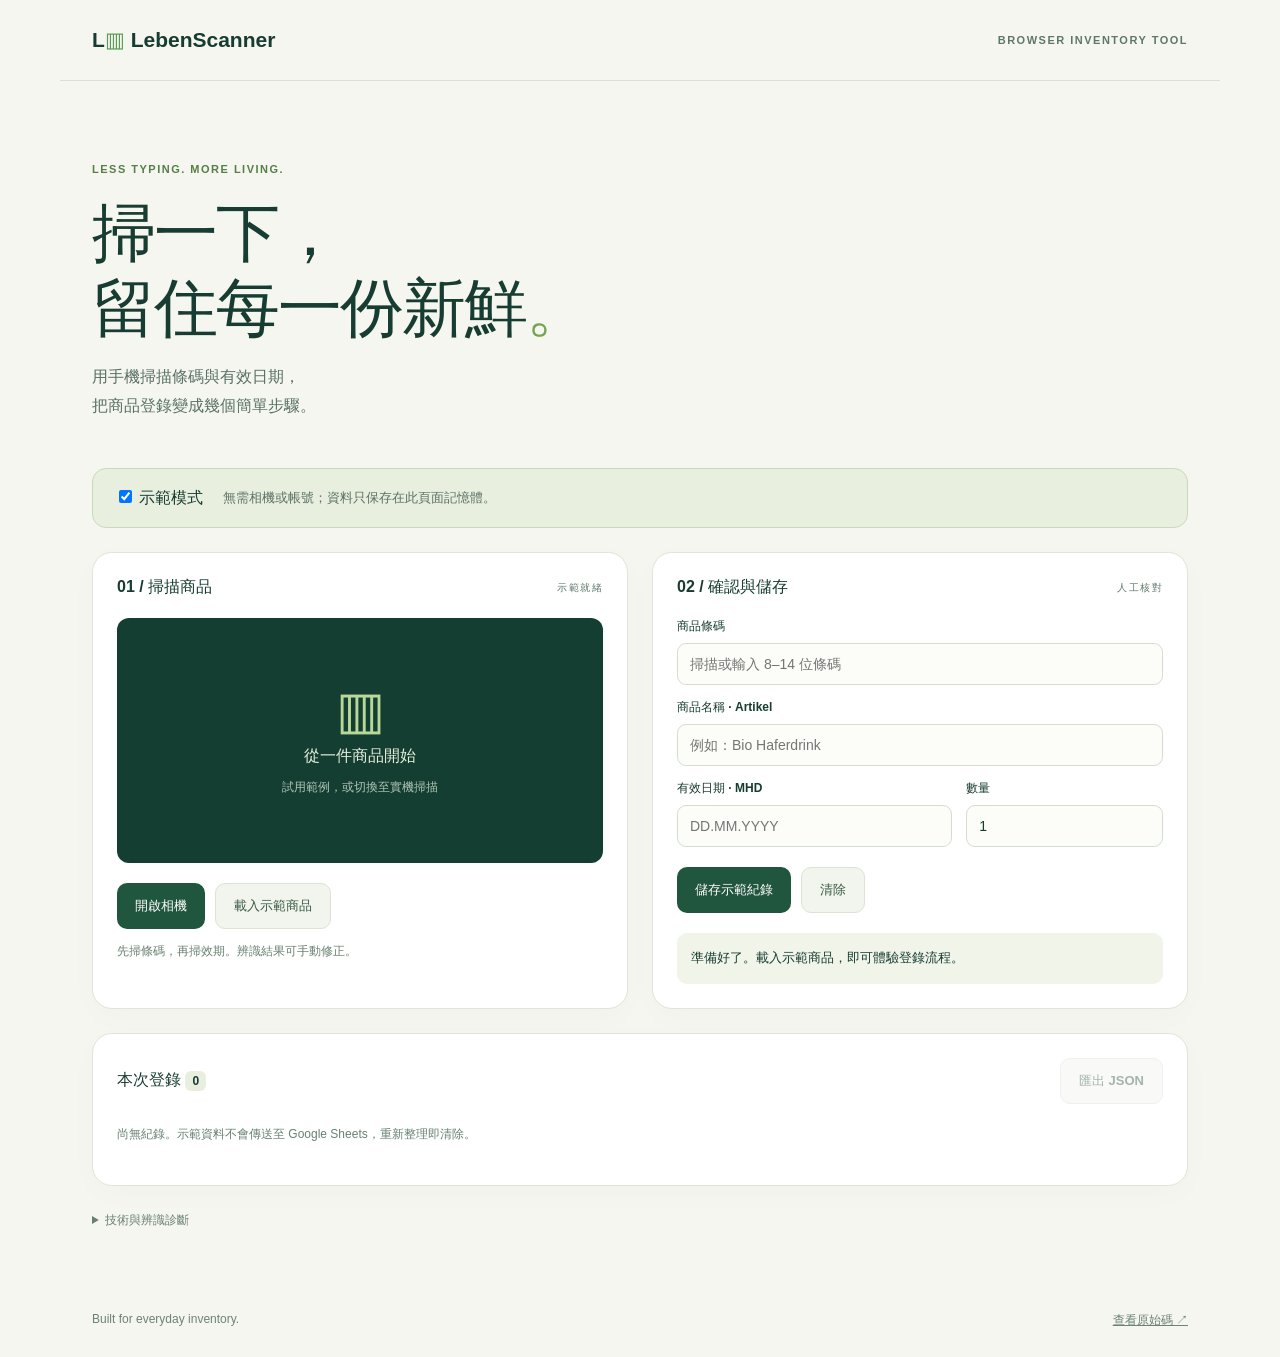
<file: index.html>
<!doctype html>
<html lang="zh-Hant">
  <head>
    <meta charset="utf-8" />
    <meta name="viewport" content="width=device-width,initial-scale=1" />
    <meta
      name="description"
      content="手機掃描商品條碼與效期，將日常庫存登錄變得簡單。"
    />
    <title>LebenScanner · 商品效期助手</title>
    <link rel="stylesheet" href="style.css" />
  </head>
  <body>
    <header>
      <a class="brand" href="./">L<span>▥</span> LebenScanner</a
      ><span class="tag">BROWSER INVENTORY TOOL</span>
    </header>
    <main>
      <section class="hero">
        <p class="eyebrow">LESS TYPING. MORE LIVING.</p>
        <h1>掃一下，<br />留住每一份新鮮<span>。</span></h1>
        <p>用手機掃描條碼與有效日期，<br />把商品登錄變成幾個簡單步驟。</p>
      </section>
      <div class="mode">
        <label><input id="demoMode" type="checkbox" checked /> 示範模式</label
        ><span id="modeHint">無需相機或帳號；資料只保存在此頁面記憶體。</span>
      </div>
      <div class="workspace">
        <section class="panel">
          <div class="panel-title">
            <h2>01 / 掃描商品</h2>
            <span id="ocrStatus" class="tag">示範就緒</span>
          </div>
          <div id="camera-container">
            <video id="camera" autoplay playsinline muted></video>
            <div id="cameraPlaceholder">
              <span class="scan-icon">▥</span><strong>從一件商品開始</strong>
              <p>試用範例，或切換至實機掃描</p>
            </div>
            <div id="roi">將條碼或日期放入框內</div>
          </div>
          <div class="actions">
            <button id="startBtn">開啟相機</button
            ><button id="captureBtn" hidden>掃描</button
            ><button id="demoBtn" class="secondary">載入示範商品</button>
          </div>
          <p class="help">先掃條碼，再掃效期。辨識結果可手動修正。</p>
          <canvas id="snapshot" hidden></canvas>
        </section>
        <section class="panel">
          <div class="panel-title">
            <h2>02 / 確認與儲存</h2>
            <span class="tag">人工核對</span>
          </div>
          <form id="entryForm">
            <label for="barcodeInput">商品條碼</label
            ><input
              id="barcodeInput"
              inputmode="numeric"
              placeholder="掃描或輸入 8–14 位條碼"
            /><label for="artikelInput">商品名稱 · Artikel</label
            ><input id="artikelInput" placeholder="例如：Bio Haferdrink" />
            <div class="fields">
              <div>
                <label for="mhdInput">有效日期 · MHD</label
                ><input id="mhdInput" placeholder="DD.MM.YYYY" required />
              </div>
              <div>
                <label for="qtyInput">數量</label
                ><input
                  id="qtyInput"
                  type="number"
                  min="1"
                  step="1"
                  value="1"
                  required
                />
              </div>
            </div>
            <div class="actions">
              <button id="submitBtn" type="submit">儲存示範紀錄</button
              ><button id="clearBtn" class="secondary" type="button">
                清除
              </button>
            </div>
          </form>
          <div id="status" role="status" aria-live="polite">
            準備好了。載入示範商品，即可體驗登錄流程。
          </div>
        </section>
      </div>
      <section class="panel records">
        <div class="panel-title">
          <h2>本次登錄 <span id="recordCount">0</span></h2>
          <button id="exportBtn" class="secondary" disabled>匯出 JSON</button>
        </div>
        <p id="emptyRecords" class="help">
          尚無紀錄。示範資料不會傳送至 Google Sheets，重新整理即清除。
        </p>
        <ul id="records"></ul>
      </section>
      <details>
        <summary>技術與辨識診斷</summary>
        <p>
          原生 JavaScript · ZXing · PaddleOCR · ROI 影像裁切。OCR
          僅提供候選日期，請核對商品包裝。
        </p>
        <pre id="debug"></pre>
      </details>
    </main>
    <footer>
      Built for everyday inventory.
      <a href="https://github.com/RammusDev/LebenScanner">查看原始碼 ↗</a>
    </footer>
    <div id="toast" role="status"></div>
    <script type="module" src="js/main.js"></script>
  </body>
</html>
</file>
<file: style.css>
:root {
  font-family: Inter, "Segoe UI", "Microsoft JhengHei", sans-serif;
  color: #173c31;
  background: #f5f6ef;
  font-synthesis: none;
}
* {
  box-sizing: border-box;
}
body {
  margin: 0;
}
header,
main,
footer {
  max-width: 1160px;
  margin: auto;
  padding: 28px 32px;
}
header {
  display: flex;
  justify-content: space-between;
  align-items: center;
  border-bottom: 1px solid #d9e1d6;
}
.brand {
  font-weight: 800;
  color: inherit;
  text-decoration: none;
  font-size: 21px;
}
.brand span {
  color: #579b54;
}
.tag,
.eyebrow {
  font-size: 11px;
  letter-spacing: 1.5px;
  font-weight: 700;
  color: #5e776a;
}
.hero {
  padding: 40px 0 24px;
}
.hero h1 {
  font-size: clamp(38px, 6vw, 64px);
  line-height: 1.18;
  letter-spacing: -2px;
  margin: 16px 0;
}
.hero h1 span {
  color: #76a453;
}
.hero p {
  color: #5a7165;
  line-height: 1.8;
}
.hero .eyebrow {
  color: #547f46;
}
.mode {
  display: flex;
  gap: 20px;
  align-items: center;
  padding: 18px 22px;
  border: 1px solid #c9d9bd;
  border-radius: 14px;
  background: #e9efdf;
  margin: 8px 0 24px;
}
.mode label {
  white-space: nowrap;
  font-weight: 700;
}
.mode span {
  font-size: 13px;
  color: #5a7165;
}
.workspace {
  display: grid;
  grid-template-columns: 1fr 1fr;
  gap: 24px;
}
.panel {
  background: #fff;
  border: 1px solid #e0e5da;
  border-radius: 20px;
  padding: 24px;
  box-shadow: 0 8px 32px #25452e05;
}
.panel-title {
  display: flex;
  justify-content: space-between;
  align-items: center;
  gap: 12px;
  margin-bottom: 20px;
}
h2 {
  font-size: 16px;
  margin: 0;
}
.panel-title .tag {
  font-size: 10px;
}
#camera-container {
  position: relative;
  overflow: hidden;
  border-radius: 12px;
  background: #153e32;
  min-height: 245px;
  display: grid;
  place-items: center;
}
#camera {
  display: block;
  width: 100%;
  height: auto;
}
#camera:not([src]) {
  min-height: 245px;
}
#cameraPlaceholder {
  position: absolute;
  text-align: center;
  color: #e4eedc;
  inset: 0;
  display: flex;
  flex-direction: column;
  align-items: center;
  justify-content: center;
}
.scan-icon {
  font-size: 52px;
  line-height: 1.4;
  color: #b9d798;
}
#cameraPlaceholder p {
  font-size: 12px;
  color: #b1c6b8;
}
#roi {
  position: absolute;
  left: 15%;
  top: 41%;
  width: 70%;
  height: 18%;
  border: 2px solid #c6e898;
  border-radius: 8px;
  display: none;
  align-items: center;
  justify-content: center;
  color: white;
  font-size: 12px;
  background: #0002;
  pointer-events: none;
}
.actions {
  display: flex;
  gap: 10px;
  margin-top: 20px;
  flex-wrap: wrap;
}
button {
  font: inherit;
  font-size: 13px;
  font-weight: 650;
  border: 0;
  border-radius: 10px;
  background: #20553e;
  color: white;
  padding: 13px 18px;
  cursor: pointer;
}
button.secondary {
  background: #f2f4ee;
  border: 1px solid #dce3d5;
  color: #375b43;
}
button:disabled {
  opacity: 0.45;
  cursor: not-allowed;
}
button:hover:not(:disabled) {
  filter: brightness(0.94);
}
input:not([type="checkbox"]) {
  width: 100%;
  border: 1px solid #d4ded0;
  border-radius: 9px;
  padding: 12px;
  font: inherit;
  font-size: 14px;
  background: #fcfdf9;
  color: #173c31;
}
input:focus,
button:focus-visible {
  outline: 3px solid #b5d798;
  outline-offset: 2px;
}
label:not(.mode label) {
  display: block;
  font-size: 12px;
  font-weight: 700;
  margin: 14px 0 8px;
}
.fields {
  display: grid;
  grid-template-columns: 1.4fr 1fr;
  gap: 14px;
}
.help,
details {
  font-size: 12px;
  line-height: 1.8;
  color: #688071;
}
#status {
  padding: 14px;
  border-radius: 10px;
  background: #f0f4e9;
  font-size: 13px;
  line-height: 1.7;
  margin-top: 20px;
}
#status[data-type="danger"] {
  color: #9b352b;
  background: #fff0eb;
}
.records {
  margin-top: 24px;
}
#records {
  padding: 0;
  list-style: none;
}
#records li {
  display: flex;
  justify-content: space-between;
  gap: 16px;
  padding: 15px 0;
  border-top: 1px solid #e7ecdf;
  font-size: 13px;
}
#recordCount {
  background: #e9efdf;
  border-radius: 6px;
  padding: 3px 7px;
  font-size: 12px;
}
details {
  margin: 24px 0;
}
summary {
  cursor: pointer;
}
pre {
  white-space: pre-wrap;
  overflow-wrap: anywhere;
}
footer {
  font-size: 12px;
  color: #6d8375;
  display: flex;
  justify-content: space-between;
}
footer a {
  color: inherit;
}
#toast {
  display: none;
}
#snapshot {
  max-width: 100%;
  margin-top: 16px;
}
[hidden] {
  display: none !important;
}
@media (max-width: 720px) {
  header,
  main,
  footer {
    padding: 20px;
  }
  .workspace {
    grid-template-columns: 1fr;
  }
  .mode {
    align-items: flex-start;
    flex-direction: column;
    gap: 8px;
  }
  .hero {
    padding-top: 25px;
  }
  header > .tag {
    display: none;
  }
  .panel {
    padding: 20px;
  }
  footer {
    gap: 16px;
  }
  .hero h1 {
    letter-spacing: -1px;
  }
}
</file>
